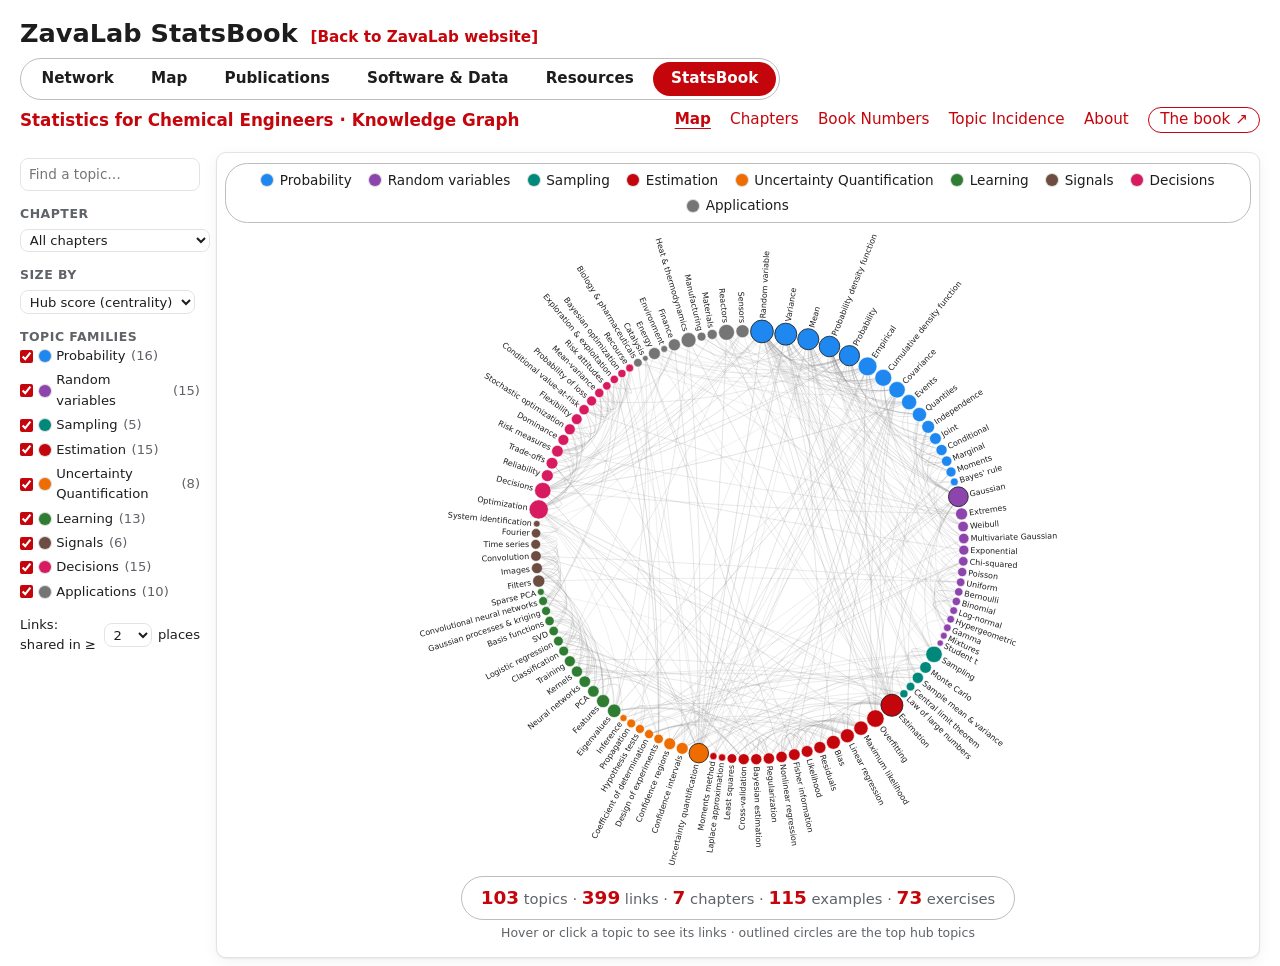
<file: statsbook/index.html>
<!DOCTYPE html>
<html lang="en" data-theme="light">
<head>
  <meta charset="utf-8" />
  <meta name="viewport" content="width=device-width, initial-scale=1" />
  <title>Knowledge Graph · Statistics for Chemical Engineers</title>
  <meta name="description" content="Interactive map of how the topics of the textbook Statistics for Chemical Engineers (V. M. Zavala) connect, and how often each appears." />
  <link rel="icon" href="../favicon.svg" type="image/svg+xml" />
  <link rel="stylesheet" href="style.css?v=179d8d16" />
</head>
<body>
  <header class="nav-head">
    <div class="wrap">
      <div class="collab-head">
        <div class="title-row">
          <h1><a href="../" target="_self" title="All navigators">ZavaLab StatsBook</a></h1>
          <a class="home-link" href="https://zavalab.engr.wisc.edu/" target="_top">[Back to ZavaLab website]</a>
        </div>
        <nav class="tabs" aria-label="Navigators"><a href="../network/" target="_self">Network</a><a href="../map/" target="_self">Map</a><a href="../publications/" target="_self">Publications</a><a href="../software/" target="_self">Software &amp; Data</a><a href="../resources/" target="_self">Resources</a><a href="./" target="_self" aria-current="page">StatsBook</a></nav>
      </div>
    </div>
  </header>
  <header class="site-header">
    <div class="wrap">
      <a class="brand" href="./">Statistics for Chemical Engineers · Knowledge Graph</a>
      <nav><a href="./" aria-current="page">Map</a><a href="chapters.html">Chapters</a><a href="numbers.html">Book Numbers</a><a href="incidence.html">Topic Incidence</a><a href="about.html">About</a><a class="ext" href="https://zavalab.engr.wisc.edu/publications/statsbook" target="_blank" rel="noopener">The book ↗</a></nav>
    </div>
  </header>

  <main class="wrap">
    <div id="map" class="map-top"></div>

    <div class="net-wrap" id="net-wrap">
      <aside class="net-controls" aria-label="Graph controls">
        <input type="search" id="find" placeholder="Find a topic…" list="topic-names" aria-label="Find a topic" />
        <datalist id="topic-names"></datalist>
        <label class="check" style="flex-direction:column;align-items:flex-start">
          <span class="label">Chapter</span>
          <select id="chapter" style="max-width:190px"></select>
        </label>
        <label class="check" style="flex-direction:column;align-items:flex-start">
          <span class="label">Size by</span>
          <select id="size-by">
            <option value="hub" selected>Hub score (centrality)</option>
            <option value="degree">Connections (links)</option>
            <option value="mentions">Mentions</option>
            <option value="sections">Subsections</option>
            <option value="examples">Examples</option>
            <option value="exercises">Exercises</option>
            <option value="chapters">Chapters</option>
            <option value="bridge">Bridge score</option>
          </select>
        </label>
        <div>
          <div class="label">Topic families</div>
          <div class="groups" id="families"></div>
        </div>
        <label class="check">Links: shared in ≥
          <select id="min-shared">
            <option value="2" selected>2</option><option value="3">3</option><option value="5">5</option><option value="8">8</option><option value="12">12</option>
          </select> places
        </label>
      </aside>

      <div class="card graph-card">
        <ul class="ring-legend" id="legend" aria-label="Topic families"></ul>
        <svg id="graph" role="group" aria-label="Topic network">
          <g id="viewport"><g id="edges"></g><g id="nodes"></g></g>
        </svg>
        <p class="totals" id="totals"></p>
        <p class="hint" id="hint"></p>
      </div>

      <aside id="panel" class="card" hidden aria-live="polite"></aside>
    </div>
  <div id="tip"></div>

  <script src="data.js?v=a6bcc22d"></script>
  <script src="app.js?v=62855d23"></script>
</body>
</html>
</file>
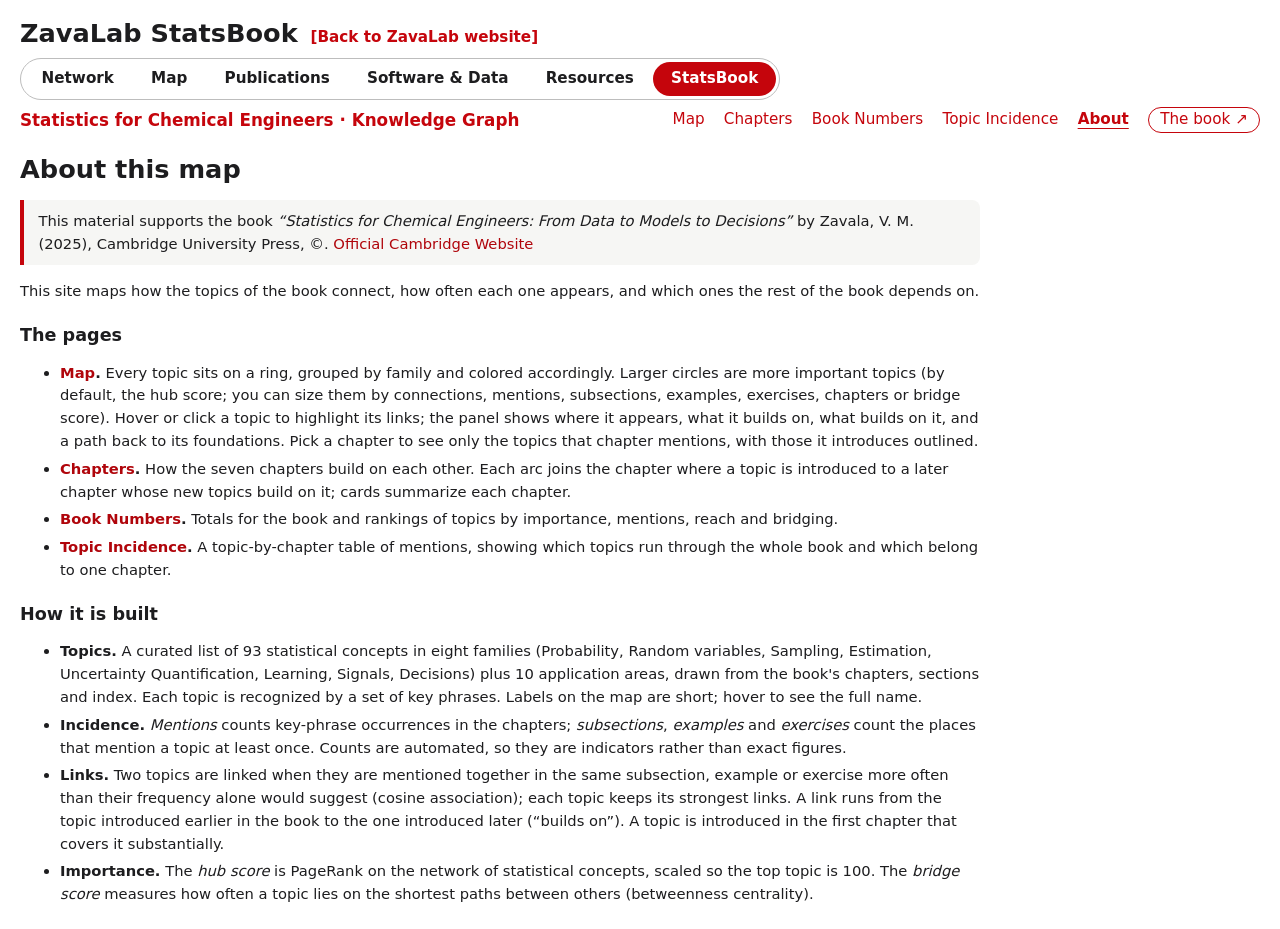
<file: statsbook/about.html>
<!DOCTYPE html>
<html lang="en" data-theme="light">
<head>
  <meta charset="utf-8" />
  <meta name="viewport" content="width=device-width, initial-scale=1" />
  <title>About · Knowledge Graph · Statistics for Chemical Engineers</title>
  <meta name="description" content="Interactive map of how the topics of the textbook Statistics for Chemical Engineers (V. M. Zavala) connect, and how often each appears." />
  <link rel="icon" href="../favicon.svg" type="image/svg+xml" />
  <link rel="stylesheet" href="style.css?v=179d8d16" />
</head>
<body>
  <header class="nav-head">
    <div class="wrap">
      <div class="collab-head">
        <div class="title-row">
          <h1><a href="../" target="_self" title="All navigators">ZavaLab StatsBook</a></h1>
          <a class="home-link" href="https://zavalab.engr.wisc.edu/" target="_top">[Back to ZavaLab website]</a>
        </div>
        <nav class="tabs" aria-label="Navigators"><a href="../network/" target="_self">Network</a><a href="../map/" target="_self">Map</a><a href="../publications/" target="_self">Publications</a><a href="../software/" target="_self">Software &amp; Data</a><a href="../resources/" target="_self">Resources</a><a href="./" target="_self" aria-current="page">StatsBook</a></nav>
      </div>
    </div>
  </header>
  <header class="site-header">
    <div class="wrap">
      <a class="brand" href="./">Statistics for Chemical Engineers · Knowledge Graph</a>
      <nav><a href="./">Map</a><a href="chapters.html">Chapters</a><a href="numbers.html">Book Numbers</a><a href="incidence.html">Topic Incidence</a><a href="about.html" aria-current="page">About</a><a class="ext" href="https://zavalab.engr.wisc.edu/publications/statsbook" target="_blank" rel="noopener">The book ↗</a></nav>
    </div>
  </header>

  <main class="wrap subpage">
    <h1 id="about">About this map</h1>
    <div class="about">
      <p class="book-note">This material supports the book <em>“Statistics for Chemical Engineers: From Data to Models to Decisions”</em>
        by Zavala, V. M. (2025), Cambridge University Press, ©.
        <a href="https://www.cambridge.org/highereducation/product/A8DB49C10B02BADA637D13FC02CD62A7" target="_blank" rel="noopener">Official Cambridge Website</a></p>
      <p>This site maps how the topics of the book connect, how often each one appears, and which ones the rest of the book depends on.</p>

      <h2>The pages</h2>
      <ul>
        <li><strong><a href="./">Map</a>.</strong> Every topic sits on a ring, grouped by family and colored accordingly. Larger circles are more important
          topics (by default, the hub score; you can size them by connections, mentions, subsections, examples, exercises, chapters or bridge score).
          Hover or click a topic to highlight its links; the panel shows where it appears, what it builds on, what builds on it, and a path back to its foundations.
          Pick a chapter to see only the topics that chapter mentions, with those it introduces outlined.</li>
        <li><strong><a href="chapters.html">Chapters</a>.</strong> How the seven chapters build on each other. Each arc joins the chapter where a topic is introduced
          to a later chapter whose new topics build on it; cards summarize each chapter.</li>
        <li><strong><a href="numbers.html">Book Numbers</a>.</strong> Totals for the book and rankings of topics by importance, mentions, reach and bridging.</li>
        <li><strong><a href="incidence.html">Topic Incidence</a>.</strong> A topic-by-chapter table of mentions, showing which topics run through the whole book
          and which belong to one chapter.</li>
      </ul>

      <h2>How it is built</h2>
      <ul>
        <li><strong>Topics.</strong> A curated list of 93 statistical concepts in eight families (Probability, Random variables, Sampling, Estimation,
          Uncertainty Quantification, Learning, Signals, Decisions) plus 10 application areas, drawn from the book's chapters, sections and index.
          Each topic is recognized by a set of key phrases. Labels on the map are short; hover to see the full name.</li>
        <li><strong>Incidence.</strong> <em>Mentions</em> counts key-phrase occurrences in the chapters; <em>subsections</em>, <em>examples</em> and
          <em>exercises</em> count the places that mention a topic at least once. Counts are automated, so they are indicators rather than exact figures.</li>
        <li><strong>Links.</strong> Two topics are linked when they are mentioned together in the same subsection, example or exercise more often than
          their frequency alone would suggest (cosine association); each topic keeps its strongest links. A link runs from the topic introduced earlier
          in the book to the one introduced later (“builds on”). A topic is introduced in the first chapter that covers it substantially.</li>
        <li><strong>Importance.</strong> The <em>hub score</em> is PageRank on the network of statistical concepts, scaled so the top topic is 100.
          The <em>bridge score</em> measures how often a topic lies on the shortest paths between others (betweenness centrality).</li>
      </ul>
    </div>
  <div id="tip"></div>

  <script src="data.js?v=a6bcc22d"></script>
  <script src="app.js?v=62855d23"></script>
</body>
</html>
</file>
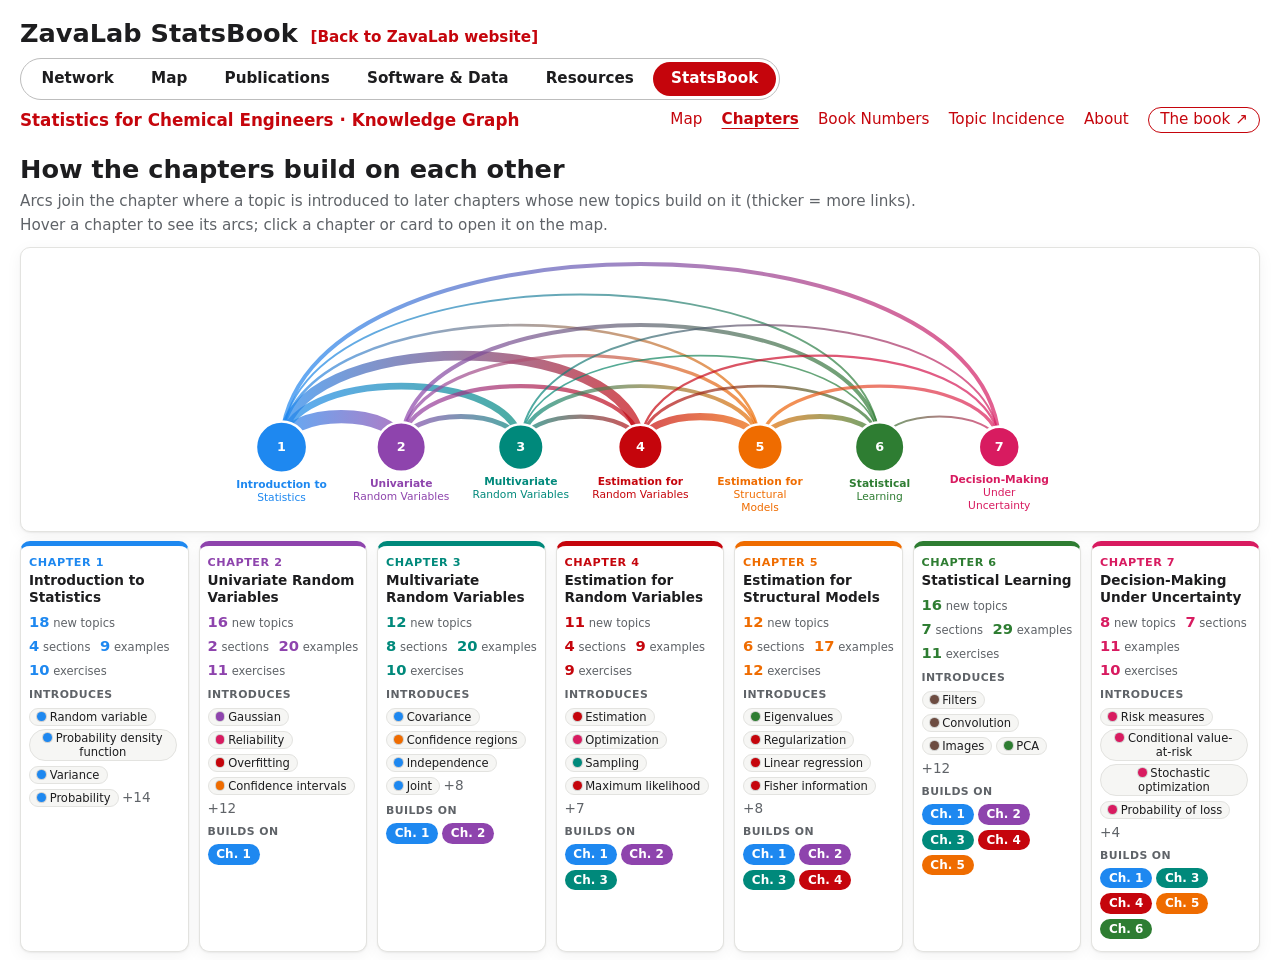
<file: statsbook/chapters.html>
<!DOCTYPE html>
<html lang="en" data-theme="light">
<head>
  <meta charset="utf-8" />
  <meta name="viewport" content="width=device-width, initial-scale=1" />
  <title>Chapters · Knowledge Graph · Statistics for Chemical Engineers</title>
  <meta name="description" content="Interactive map of how the topics of the textbook Statistics for Chemical Engineers (V. M. Zavala) connect, and how often each appears." />
  <link rel="icon" href="../favicon.svg" type="image/svg+xml" />
  <link rel="stylesheet" href="style.css?v=179d8d16" />
</head>
<body>
  <header class="nav-head">
    <div class="wrap">
      <div class="collab-head">
        <div class="title-row">
          <h1><a href="../" target="_self" title="All navigators">ZavaLab StatsBook</a></h1>
          <a class="home-link" href="https://zavalab.engr.wisc.edu/" target="_top">[Back to ZavaLab website]</a>
        </div>
        <nav class="tabs" aria-label="Navigators"><a href="../network/" target="_self">Network</a><a href="../map/" target="_self">Map</a><a href="../publications/" target="_self">Publications</a><a href="../software/" target="_self">Software &amp; Data</a><a href="../resources/" target="_self">Resources</a><a href="./" target="_self" aria-current="page">StatsBook</a></nav>
      </div>
    </div>
  </header>
  <header class="site-header">
    <div class="wrap">
      <a class="brand" href="./">Statistics for Chemical Engineers · Knowledge Graph</a>
      <nav><a href="./">Map</a><a href="chapters.html" aria-current="page">Chapters</a><a href="numbers.html">Book Numbers</a><a href="incidence.html">Topic Incidence</a><a href="about.html">About</a><a class="ext" href="https://zavalab.engr.wisc.edu/publications/statsbook" target="_blank" rel="noopener">The book ↗</a></nav>
    </div>
  </header>

  <main class="wrap subpage">
    <h1 id="chapters">How the chapters build on each other</h1>
    <p class="lede">Arcs join the chapter where a topic is introduced to later chapters whose new topics build on it (thicker = more links). Hover a chapter to see its arcs; click a chapter or card to open it on the map.</p>
    <div class="card" id="flow"></div>
    <div class="ch-cards" id="flow-cards"></div>
  <div id="tip"></div>

  <script src="data.js?v=a6bcc22d"></script>
  <script src="app.js?v=62855d23"></script>
</body>
</html>
</file>
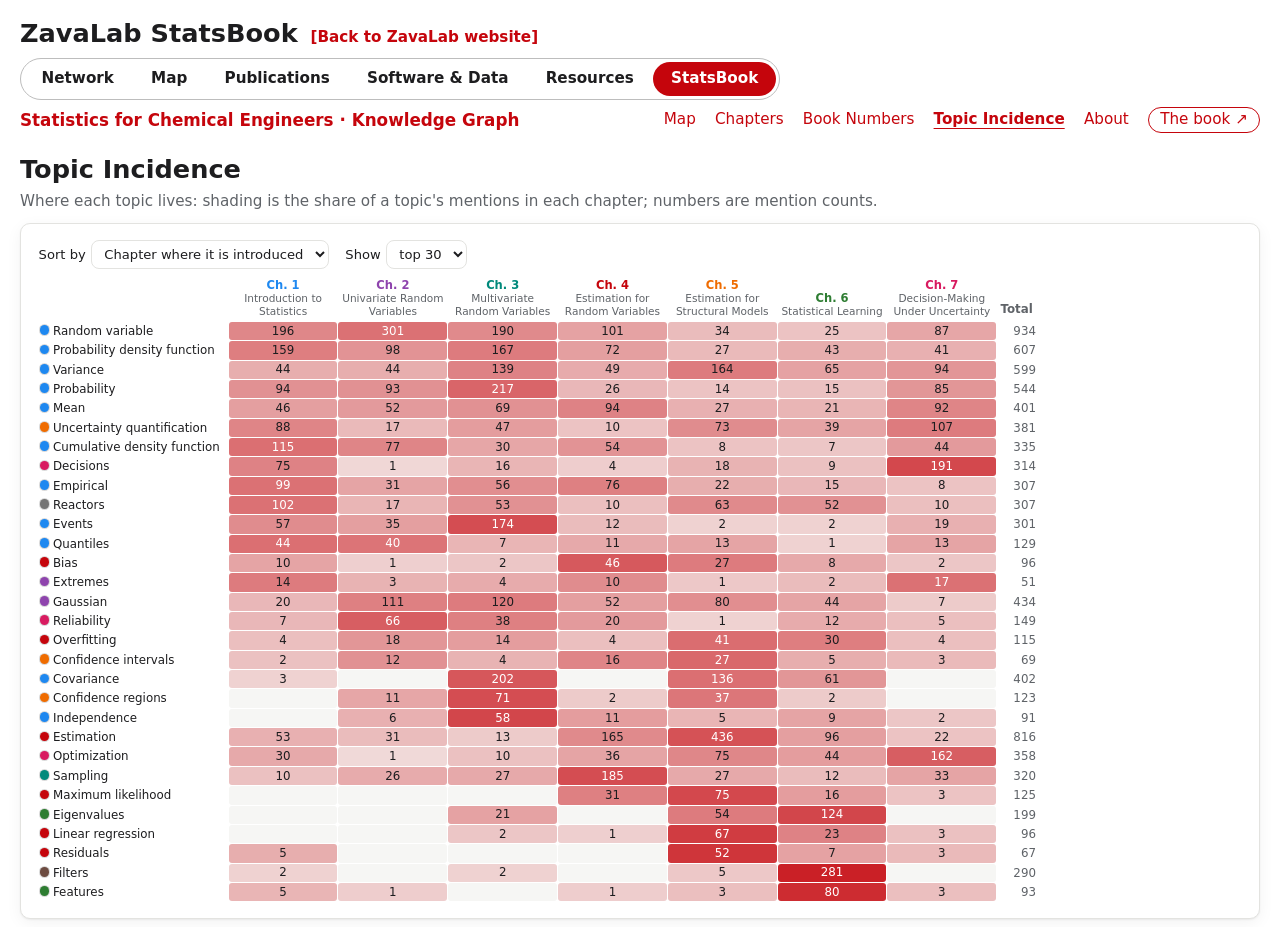
<file: statsbook/incidence.html>
<!DOCTYPE html>
<html lang="en" data-theme="light">
<head>
  <meta charset="utf-8" />
  <meta name="viewport" content="width=device-width, initial-scale=1" />
  <title>Topic Incidence · Knowledge Graph · Statistics for Chemical Engineers</title>
  <meta name="description" content="Interactive map of how the topics of the textbook Statistics for Chemical Engineers (V. M. Zavala) connect, and how often each appears." />
  <link rel="icon" href="../favicon.svg" type="image/svg+xml" />
  <link rel="stylesheet" href="style.css?v=179d8d16" />
</head>
<body>
  <header class="nav-head">
    <div class="wrap">
      <div class="collab-head">
        <div class="title-row">
          <h1><a href="../" target="_self" title="All navigators">ZavaLab StatsBook</a></h1>
          <a class="home-link" href="https://zavalab.engr.wisc.edu/" target="_top">[Back to ZavaLab website]</a>
        </div>
        <nav class="tabs" aria-label="Navigators"><a href="../network/" target="_self">Network</a><a href="../map/" target="_self">Map</a><a href="../publications/" target="_self">Publications</a><a href="../software/" target="_self">Software &amp; Data</a><a href="../resources/" target="_self">Resources</a><a href="./" target="_self" aria-current="page">StatsBook</a></nav>
      </div>
    </div>
  </header>
  <header class="site-header">
    <div class="wrap">
      <a class="brand" href="./">Statistics for Chemical Engineers · Knowledge Graph</a>
      <nav><a href="./">Map</a><a href="chapters.html">Chapters</a><a href="numbers.html">Book Numbers</a><a href="incidence.html" aria-current="page">Topic Incidence</a><a href="about.html">About</a><a class="ext" href="https://zavalab.engr.wisc.edu/publications/statsbook" target="_blank" rel="noopener">The book ↗</a></nav>
    </div>
  </header>

  <main class="wrap subpage">
    <h1 id="incidence">Topic Incidence</h1>
    <p class="lede">Where each topic lives: shading is the share of a topic's mentions in each chapter; numbers are mention counts.</p>
    <div class="card">
      <div class="heat-ctl">
        <label class="check">Sort by <select id="heat-sort">
          <option value="intro" selected>Chapter where it is introduced</option>
          <option value="hub">Hub score</option>
          <option value="mentions">Mentions</option>
          <option value="family">Family</option>
        </select></label>
        <label class="check">Show <select id="heat-n">
          <option value="30" selected>top 30</option><option value="60">top 60</option><option value="999">all</option>
        </select></label>
      </div>
      <div class="heat-wrap"><table class="heat" id="heat"></table></div>
    </div>
  <div id="tip"></div>

  <script src="data.js?v=a6bcc22d"></script>
  <script src="app.js?v=62855d23"></script>
</body>
</html>
</file>
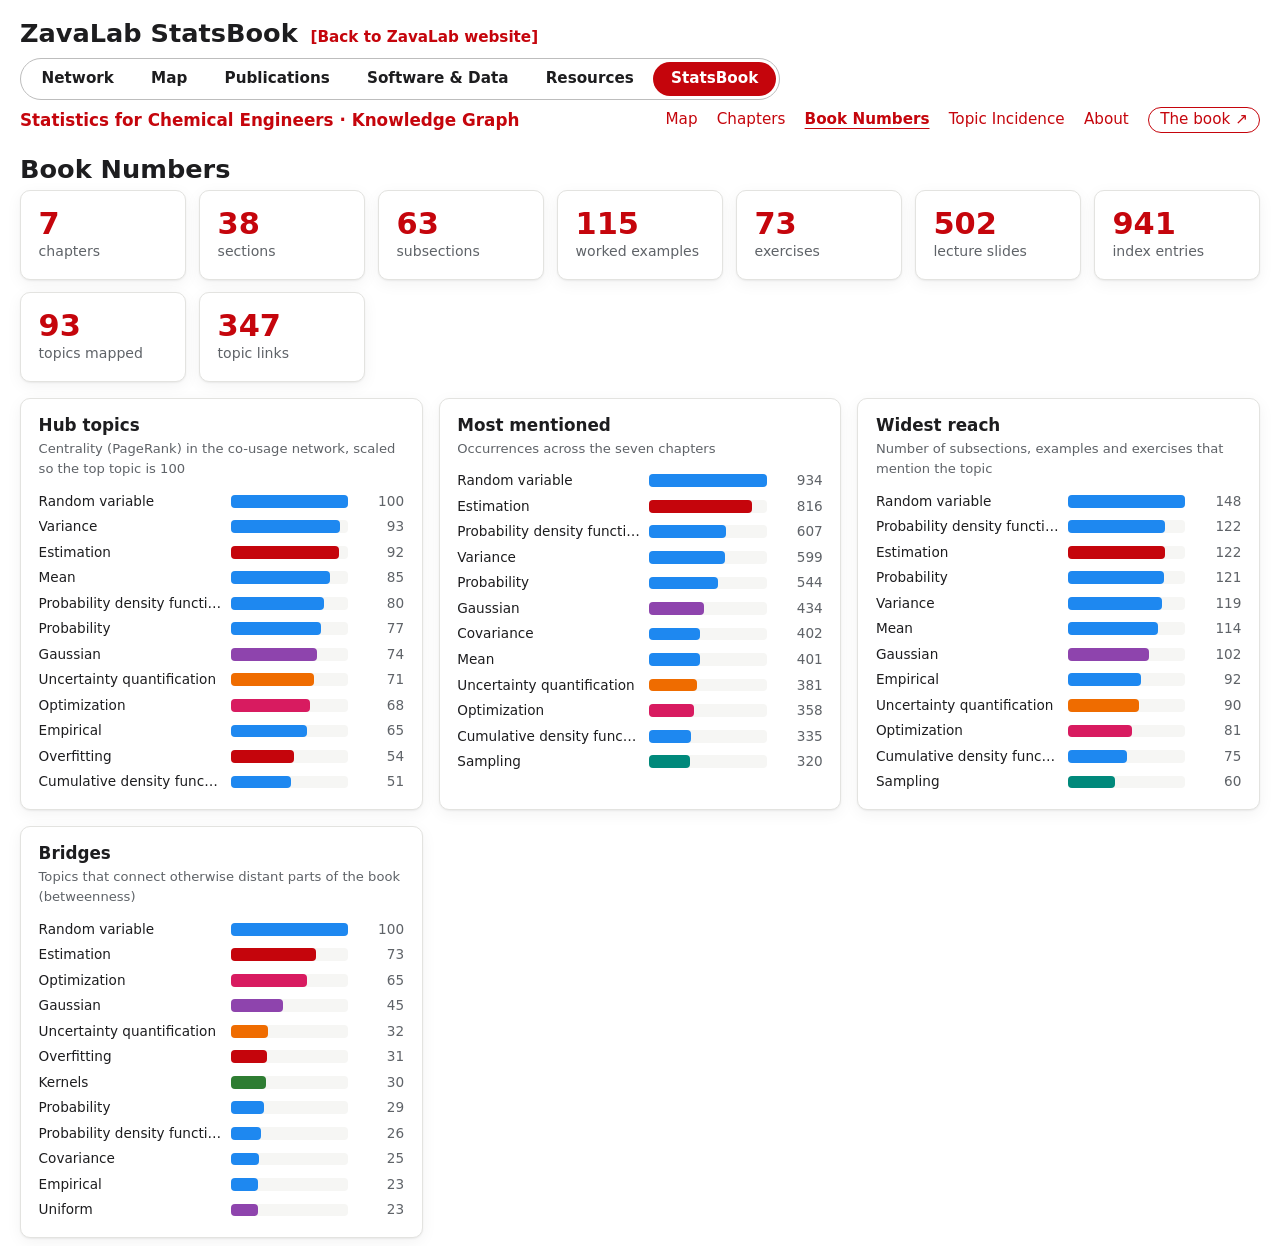
<file: statsbook/numbers.html>
<!DOCTYPE html>
<html lang="en" data-theme="light">
<head>
  <meta charset="utf-8" />
  <meta name="viewport" content="width=device-width, initial-scale=1" />
  <title>Book Numbers · Knowledge Graph · Statistics for Chemical Engineers</title>
  <meta name="description" content="Interactive map of how the topics of the textbook Statistics for Chemical Engineers (V. M. Zavala) connect, and how often each appears." />
  <link rel="icon" href="../favicon.svg" type="image/svg+xml" />
  <link rel="stylesheet" href="style.css?v=179d8d16" />
</head>
<body>
  <header class="nav-head">
    <div class="wrap">
      <div class="collab-head">
        <div class="title-row">
          <h1><a href="../" target="_self" title="All navigators">ZavaLab StatsBook</a></h1>
          <a class="home-link" href="https://zavalab.engr.wisc.edu/" target="_top">[Back to ZavaLab website]</a>
        </div>
        <nav class="tabs" aria-label="Navigators"><a href="../network/" target="_self">Network</a><a href="../map/" target="_self">Map</a><a href="../publications/" target="_self">Publications</a><a href="../software/" target="_self">Software &amp; Data</a><a href="../resources/" target="_self">Resources</a><a href="./" target="_self" aria-current="page">StatsBook</a></nav>
      </div>
    </div>
  </header>
  <header class="site-header">
    <div class="wrap">
      <a class="brand" href="./">Statistics for Chemical Engineers · Knowledge Graph</a>
      <nav><a href="./">Map</a><a href="chapters.html">Chapters</a><a href="numbers.html" aria-current="page">Book Numbers</a><a href="incidence.html">Topic Incidence</a><a href="about.html">About</a><a class="ext" href="https://zavalab.engr.wisc.edu/publications/statsbook" target="_blank" rel="noopener">The book ↗</a></nav>
    </div>
  </header>

  <main class="wrap subpage">
    <h1 id="numbers">Book Numbers</h1>
    <div class="stats" id="stat-cards"></div>
    <div class="cols">
      <div class="card"><h3>Hub topics</h3><p class="sub">Centrality (PageRank) in the co-usage network, scaled so the top topic is 100</p><div class="bars" id="bars-hub"></div></div>
      <div class="card"><h3>Most mentioned</h3><p class="sub">Occurrences across the seven chapters</p><div class="bars" id="bars-mentions"></div></div>
      <div class="card"><h3>Widest reach</h3><p class="sub">Number of subsections, examples and exercises that mention the topic</p><div class="bars" id="bars-units"></div></div>
      <div class="card"><h3>Bridges</h3><p class="sub">Topics that connect otherwise distant parts of the book (betweenness)</p><div class="bars" id="bars-bridge"></div></div>
    </div>
  <div id="tip"></div>

  <script src="data.js?v=a6bcc22d"></script>
  <script src="app.js?v=62855d23"></script>
</body>
</html>
</file>
<file: statsbook/style.css>
/* Palette and components follow the Scalable Systems Lab website (zavalab-site) */
:root {
  --red: #c5050c; --red-dark: #9b0000;
  --bg: #ffffff; --bg-soft: #f6f6f4; --card: #ffffff;
  --text: #1d1d1f; --muted: #5f6368; --border: #e3e3e0; --link: #b0050b;
  --shadow: 0 1px 2px rgb(0 0 0 / 6%), 0 4px 16px rgb(0 0 0 / 5%);
  --radius: 10px; --max: 1680px; --edge: #8a8a8a;
}
* { box-sizing: border-box; }
html { -webkit-text-size-adjust: 100%; }
body { margin: 0; background: var(--bg); color: var(--text);
  font: 16px/1.55 Inter, system-ui, -apple-system, "Segoe UI", Roboto, sans-serif; }
a { color: var(--link); text-decoration: none; }
a:hover { text-decoration: underline; }
h1, h2, h3, h4 { line-height: 1.25; }
.wrap { max-width: var(--max); margin: 0 auto; padding: 0 16px; }
.muted { color: var(--muted); }
.small { font-size: 0.85rem; }

.site-header { background: var(--card); color: var(--red); border-bottom: 1px solid var(--border); }
.site-header .wrap { display: flex; align-items: center; justify-content: space-between; gap: 1rem; padding-top: 0.7rem; padding-bottom: 0.7rem; flex-wrap: wrap; }
.site-header .brand { font-weight: 700; font-size: 1.05rem; color: var(--red); }
.site-header nav { display: flex; gap: 0.4rem 1.2rem; flex-wrap: wrap; align-items: center; }
.site-header nav a { color: var(--red); font-size: 0.95rem; }
.lede { color: var(--muted); font-size: 1.05rem; max-width: 56rem; margin-top: 0; }
main h1 { margin: 1.4rem 0 0.4rem; font-size: 1.8rem; }
main h2 { margin: 2.4rem 0 0.6rem; font-size: 1.35rem; }

.card { background: var(--card); border: 1px solid var(--border); border-radius: var(--radius); padding: 1rem 1.1rem; box-shadow: var(--shadow); }
.btn { display: inline-block; padding: 0.4rem 0.9rem; border-radius: 8px; background: var(--red); color: #fff; font-weight: 600; border: 0; cursor: pointer; font: inherit; font-size: 0.9rem; }
.btn:hover { background: var(--red-dark); text-decoration: none; }
.btn.secondary { background: transparent; color: var(--text); border: 1px solid var(--border); }
.btn.secondary:hover { border-color: var(--red); }
.btn.secondary.active { border-color: var(--red); color: var(--red); font-weight: 700; }
input, select { font: inherit; color: var(--text); background: var(--card); border: 1px solid var(--border); border-radius: 8px; padding: 0.3rem 0.5rem; }
input:focus-visible, select:focus-visible, button:focus-visible { outline: 2px solid var(--red); outline-offset: 2px; }
.chip { display: inline-block; padding: 0.12rem 0.6rem; border-radius: 999px; border: 1px solid var(--border); background: var(--bg-soft); color: var(--text); font-size: 0.8rem; cursor: pointer; font-family: inherit; margin: 0 0.2rem 0.3rem 0; }
.chip:hover { border-color: var(--red); }

/* Layout: controls | graph | details */
.net-wrap { display: grid; grid-template-columns: 180px minmax(0, 1fr); gap: 1rem; align-items: start; }
.net-wrap.has-panel { grid-template-columns: 180px minmax(0, 1fr) 320px; }
.map-top { height: 0.8rem; scroll-margin-top: 0.5rem; }
.net-controls { display: flex; flex-direction: column; align-items: flex-start; gap: 0.8rem; padding-top: 0.4rem; font-size: 0.82rem; position: sticky; top: 0.5rem; }
.net-controls #find { width: 100%; font-size: 0.85rem; }
.net-controls select { font-size: 0.82rem; padding: 0.15rem 0.3rem; }
.net-controls .label { font-weight: 600; font-size: 0.78rem; text-transform: uppercase; letter-spacing: 0.04em; color: var(--muted); }
.groups { display: flex; flex-direction: column; gap: 0.25rem; }
.check { display: inline-flex; gap: 0.35rem; align-items: center; font-size: 0.82rem; }
.check input { accent-color: var(--red); margin: 0; }
.dot { display: inline-block; width: 0.75rem; height: 0.75rem; border-radius: 50%; flex: none; box-shadow: 0 0 0 1px rgb(0 0 0 / 15%); }
.seg { display: flex; gap: 0.25rem; flex-wrap: wrap; }
.seg .btn { padding: 0.12rem 0.55rem; font-size: 0.8rem; }
.zoom { display: flex; gap: 0.25rem; align-items: center; }
.zoom .btn { min-width: 1.8rem; padding: 0.1rem 0.45rem; font-size: 0.82rem; }

.graph-card { padding: 0.5rem; }
.ring-legend, .totals { width: fit-content; max-width: 100%; border: 1px solid #bdbdbd; border-radius: 1.4rem; padding: 0.4rem 1.2rem; }
.ring-legend { margin: 0.1rem auto 0.2rem; list-style: none; display: flex; flex-wrap: wrap; justify-content: center; gap: 0.25rem 1.1rem; font-size: 0.85rem; }
.ring-legend li { display: flex; align-items: center; gap: 0.4rem; }
.totals { text-align: center; margin: 0.3rem auto 0.2rem; color: var(--muted); font-size: 0.92rem; }
.totals strong { color: var(--red); font-size: 1.15rem; }
.hint { text-align: center; font-size: 0.78rem; color: var(--muted); margin: 0.1rem 0 0.4rem; }

#graph { display: block; width: 100%; height: calc(100vh - 200px); min-height: 480px; user-select: none; }
#edges line, #edges path { fill: none; stroke: var(--edge); stroke-opacity: 0.35; transition: stroke-opacity 0.15s; }
#graph.focus #edges line, #graph.focus #edges path { stroke-opacity: 0.05; }
#graph.focus #edges .on { stroke: var(--red); stroke-opacity: 0.85; }
#graph.focus #edges .path { stroke: var(--red); stroke-opacity: 0.95; stroke-dasharray: 5 3; }
.node { cursor: pointer; transition: opacity 0.15s; outline: none; }
.node circle { stroke: var(--card); stroke-width: 1.5; }
.node.hub circle { stroke: var(--text); stroke-width: 2.2; }
.node text { fill: var(--text); font-family: Inter, system-ui, sans-serif; paint-order: stroke; stroke: var(--card); stroke-width: 3px; stroke-linejoin: round; pointer-events: none; }
.node text.minor { display: none; }
#graph.zoomed .node text.minor, #graph.focus .node.on text.minor { display: inline; }
#graph.focus .node:not(.on) { opacity: 0.15; }
.node.me circle, .node.selected circle, .node:focus-visible circle { stroke: var(--red); stroke-width: 3.5; }
#graph.chapter .node.off { opacity: 0.1; }
#graph.chapter #edges .off { stroke-opacity: 0.03; }
.node.new circle { stroke: var(--text); stroke-width: 2.4; }
#flow path { transition: stroke-opacity 0.15s; }
#flow path:hover { stroke-opacity: 0.9; }
.flow-ch:focus-visible circle { stroke-width: 4; }
.node.anc circle { stroke: var(--red); stroke-width: 2.5; stroke-dasharray: 3 2; }

/* Details panel */
#panel { max-height: calc(100vh - 80px); overflow: auto; font-size: 0.9rem; position: sticky; top: 0.5rem; }
#panel h3 { margin: 0 0 0.2rem; }
#panel h4 { margin: 1rem 0 0.35rem; font-size: 0.92rem; }
.kv { display: grid; grid-template-columns: repeat(3, 1fr); gap: 0.4rem; margin: 0.6rem 0; }
.kv div { background: var(--bg-soft); border-radius: 8px; padding: 0.35rem 0.45rem; text-align: center; }
.kv b { display: block; color: var(--red); font-size: 1.1rem; }
.kv span { font-size: 0.72rem; color: var(--muted); }
.spark { display: grid; grid-template-columns: repeat(7, 1fr); gap: 3px; align-items: end; height: 54px; margin: 0.2rem 0; }
.spark div { background: var(--red); border-radius: 2px 2px 0 0; min-height: 1px; }
.spark-l { display: grid; grid-template-columns: repeat(7, 1fr); gap: 3px; font-size: 0.7rem; color: var(--muted); text-align: center; }
.plist { padding-left: 1.1rem; margin: 0.2rem 0; display: grid; gap: 0.15rem; }

/* Statistics section */
.stats { display: grid; grid-template-columns: repeat(auto-fit, minmax(150px, 1fr)); gap: 0.8rem; }
.stat { font-size: 1.9rem; font-weight: 700; line-height: 1.1; color: var(--red); }
.stat-label { color: var(--muted); font-size: 0.88rem; }
.cols { display: grid; grid-template-columns: repeat(auto-fit, minmax(320px, 1fr)); gap: 1rem; margin-top: 1rem; }
.bars { display: grid; gap: 0.28rem; font-size: 0.85rem; }
.bar-row { display: grid; grid-template-columns: 11.5rem 1fr 3rem; gap: 0.5rem; align-items: center; cursor: pointer; }
.bar-row:hover .name { color: var(--red); }
.bar-row .name { white-space: nowrap; overflow: hidden; text-overflow: ellipsis; }
.bar-row .track { background: var(--bg-soft); border-radius: 4px; height: 0.8rem; }
.bar-row .fill { height: 100%; border-radius: 4px; }
.bar-row .val { text-align: right; font-variant-numeric: tabular-nums; color: var(--muted); }
.card h3 { margin: 0 0 0.2rem; font-size: 1.05rem; }
.card .sub { margin: 0 0 0.7rem; font-size: 0.82rem; color: var(--muted); }

.heat-ctl { display: flex; gap: 1rem; align-items: center; flex-wrap: wrap; font-size: 0.85rem; margin-bottom: 0.6rem; }
.heat-wrap { overflow-x: auto; }
table.heat { border-collapse: separate; border-spacing: 2px; font-size: 0.8rem; min-width: 640px; }
table.heat th { font-weight: 600; color: var(--muted); padding: 0.2rem 0.3rem; text-align: center; vertical-align: bottom; }
table.heat th.ch { width: 5.2rem; font-size: 0.74rem; line-height: 1.2; }
table.heat td.name { white-space: nowrap; padding-right: 0.5rem; cursor: pointer; }
table.heat td.name:hover { color: var(--red); }
table.heat td.cell { width: 5.2rem; height: 1.3rem; text-align: center; border-radius: 3px; font-variant-numeric: tabular-nums; }
table.heat td.tot { text-align: right; color: var(--muted); padding-left: 0.5rem; font-variant-numeric: tabular-nums; }

.about { font-size: 0.92rem; max-width: 60rem; }
.about li { margin-bottom: 0.3rem; }
.site-footer { border-top: 1px solid var(--border); background: var(--bg-soft); padding: 1.5rem 0; font-size: 0.85rem; color: var(--muted); margin-top: 3rem; }

#tip { position: fixed; pointer-events: none; z-index: 100; background: var(--card); color: var(--text); border: 1px solid var(--border); border-radius: 8px; padding: 0.4rem 0.6rem; font-size: 0.82rem; box-shadow: var(--shadow); max-width: 300px; display: none; }

@media (max-width: 980px) {
  .net-wrap, .net-wrap.has-panel { grid-template-columns: 1fr; }
  .net-controls { position: static; flex-direction: row; flex-wrap: wrap; align-items: center; gap: 0.5rem 1rem; }
  .net-controls #find { width: 190px; }
  .groups { flex-direction: row; flex-wrap: wrap; gap: 0.2rem 0.8rem; }
  #panel { max-height: none; position: static; }
  #graph { height: 60vh; }
  .bar-row { grid-template-columns: 9rem 1fr 2.6rem; }
}


/* Subpages */
.site-header nav a[aria-current="page"] { font-weight: 700; text-decoration: underline; text-underline-offset: 4px; }
main.subpage { min-height: calc(100vh - 160px); }
main.subpage h1 { margin: 1.6rem 0 0.5rem; font-size: 1.6rem; }

.site-header nav a.ext { border: 1px solid var(--red); border-radius: 999px; padding: 0 0.7rem; }
.site-header nav a.ext:hover { background: var(--red); color: #fff; text-decoration: none; }

/* Chapters page */
.ch-cards { display: grid; grid-template-columns: repeat(auto-fill, minmax(280px, 1fr)); gap: 1rem; margin-top: 1rem; }
.ch-card { cursor: pointer; transition: transform 0.12s, box-shadow 0.12s; }
.ch-card:hover { transform: translateY(-2px); box-shadow: 0 2px 4px rgb(0 0 0 / 8%), 0 8px 24px rgb(0 0 0 / 8%); }
.ch-card h3 { margin: 0.1rem 0 0.5rem; font-size: 1.05rem; }
.ch-num { font-size: 0.78rem; font-weight: 700; text-transform: uppercase; letter-spacing: 0.05em; }
.ch-stats { display: flex; flex-wrap: wrap; gap: 0.2rem 0.9rem; font-size: 0.85rem; color: var(--muted); margin-bottom: 0.4rem; }
.ch-stats b { font-size: 1.05rem; }
.ch-sub { font-size: 0.75rem; font-weight: 600; text-transform: uppercase; letter-spacing: 0.04em; color: var(--muted); margin: 0.5rem 0 0.25rem; }
.ch-pill { display: inline-block; color: #fff; font-size: 0.75rem; font-weight: 600; border-radius: 999px; padding: 0.05rem 0.55rem; margin: 0 0.25rem 0.25rem 0; }
#flow .arc { transition: stroke-opacity 0.15s; }

/* Chapters page: diagram and cards fit in one screen */
#flow { padding: 0.4rem 0.6rem; }
#flow svg { height: min(34vh, 330px); width: 100%; }
.ch-cards { grid-template-columns: repeat(auto-fill, minmax(215px, 1fr)); gap: 0.6rem; margin-top: 0.6rem; }
.ch-card { padding: 0.55rem 0.7rem; font-size: 0.85rem; }
.ch-card h3 { font-size: 0.92rem; margin: 0 0 0.3rem; }
.ch-num { font-size: 0.7rem; }
.ch-stats { font-size: 0.78rem; gap: 0.1rem 0.6rem; margin-bottom: 0.1rem; }
.ch-stats b { font-size: 0.92rem; }
.ch-sub { margin: 0.3rem 0 0.15rem; font-size: 0.68rem; }
.ch-card .chip { font-size: 0.72rem; padding: 0.05rem 0.45rem; margin-bottom: 0.2rem; }
main.subpage h1 { margin: 0.9rem 0 0.3rem; }
main.subpage > .lede { font-size: 0.95rem; margin-bottom: 0.6rem; }
@media (min-width: 1000px) { .ch-cards { grid-template-columns: repeat(7, minmax(0, 1fr)); } }
@media (min-width: 1000px) and (max-width: 1299px) { .ch-card { padding: 0.5rem 0.5rem; } .ch-card h3 { font-size: 0.85rem; } .ch-stats { font-size: 0.72rem; } }

/* Topic Incidence: compact rows; long lists scroll inside the card so the page fits one screen */
.heat-ctl { margin-bottom: 0.4rem; font-size: 0.8rem; gap: 0.4rem 1rem; }
.heat-wrap { max-height: calc(100vh - 215px); overflow: auto; }
table.heat { width: 100%; min-width: 600px; border-spacing: 1px; font-size: 0.74rem; }
table.heat thead th { position: sticky; top: 0; background: var(--card); z-index: 1; padding: 0.15rem 0.2rem; }
table.heat th.ch { width: auto; font-size: 0.72rem; line-height: 1.15; }
table.heat th.ch .ch-t { font-weight: 400; font-size: 0.66rem; color: var(--muted); }
table.heat td.cell { width: auto; height: 1.05rem; line-height: 1.05rem; padding: 0; }
table.heat td.name { padding: 0 0.5rem 0 0; }
table.heat td.tot { padding: 0 0 0 0.4rem; }
/* Topic Incidence: fixed, narrower chapter columns (horizontal space can stay free) */
table.heat { width: auto; min-width: 0; }
table.heat th.ch, table.heat td.cell { width: 6.8rem; min-width: 6.8rem; max-width: 6.8rem; }
.about h2 { font-size: 1.1rem; margin: 1.4rem 0 0.4rem; }

/* ZavaLab Navigator header (same as the navigator's CollabTabs component) */
.nav-head .wrap { padding-top: 0.5rem; }
.collab-head { display: flex; flex-wrap: wrap; align-items: center; justify-content: space-between; gap: 0.5rem 1.5rem; margin: 0.2rem 0 0.3rem; }
.collab-head h1 { margin: 0; font-size: 1.6rem; }
.collab-head h1 a { color: inherit; text-decoration: none; }
.collab-head h1 a:hover { color: var(--red); }
.collab-head .tabs { display: inline-flex; flex-wrap: wrap; border: 1px solid #bdbdbd; border-radius: 999px; padding: 3px; gap: 2px; }
.collab-head .tabs a { padding: 0.35rem 1.1rem; border-radius: 999px; color: var(--text); font-weight: 600; font-size: 0.95rem; text-decoration: none; }
.collab-head .tabs a:hover { background: var(--bg-soft); }
.collab-head .tabs a[aria-current="page"] { background: var(--red); color: #fff; }
.collab-head .title-row { display: flex; flex-wrap: wrap; align-items: baseline; gap: 0.3rem 0.8rem; }
.collab-head .home-link { color: var(--red); font-weight: 600; font-size: 0.95rem; text-decoration: none; }
.collab-head .home-link:hover { text-decoration: underline; }
.site-header .wrap { padding-top: 0.35rem; padding-bottom: 0.45rem; }
/* The navigator header takes ~55px more; keep each page within one screen */
#graph { height: calc(100vh - 255px); }
.heat-wrap { max-height: calc(100vh - 270px); }
#flow svg { height: min(30vh, 300px); }
.book-note { border-left: 4px solid var(--red); background: var(--bg-soft); padding: 0.6rem 0.9rem; border-radius: 0 8px 8px 0; }

/* Phones: the navigator tabs become a single-line strip that scrolls sideways; the page menu wraps */
@media (max-width: 700px) {
  .nav-head .wrap { padding-top: 0.4rem; }
  .collab-head { gap: 0.35rem; margin-bottom: 0.2rem; }
  .collab-head h1 { font-size: 1.25rem; }
  .collab-head .home-link { font-size: 0.82rem; }
  .collab-head .tabs { flex-wrap: nowrap; overflow-x: auto; max-width: 100%; scrollbar-width: none; }
  .collab-head .tabs::-webkit-scrollbar { display: none; }
  .collab-head .tabs a { flex: none; white-space: nowrap; padding: 0.3rem 0.75rem; font-size: 0.85rem; }
  .site-header .wrap { flex-direction: column; align-items: flex-start; gap: 0.25rem; }
  .site-header .brand { font-size: 0.9rem; }
  .site-header nav { gap: 0.3rem 1rem; }
  .site-header nav a { white-space: nowrap; font-size: 0.88rem; }
  #graph { height: 92vw; min-height: 320px; }
}

/* Same position and format of the top bar as the other ZavaLab Navigator pages:
   8px page margin, a 1400px column with 12px sides, title row 0.4rem from the top, no divider line */
body { padding: 8px; }
.wrap { max-width: 1400px; padding: 0 12px; }
.nav-head .wrap { padding-top: 0.4rem; }
.collab-head { margin: 0.2rem 0 0.4rem; }
.site-header { border-bottom: 0; }
.site-header .wrap { padding-top: 0; padding-bottom: 0.4rem; }
</file>
